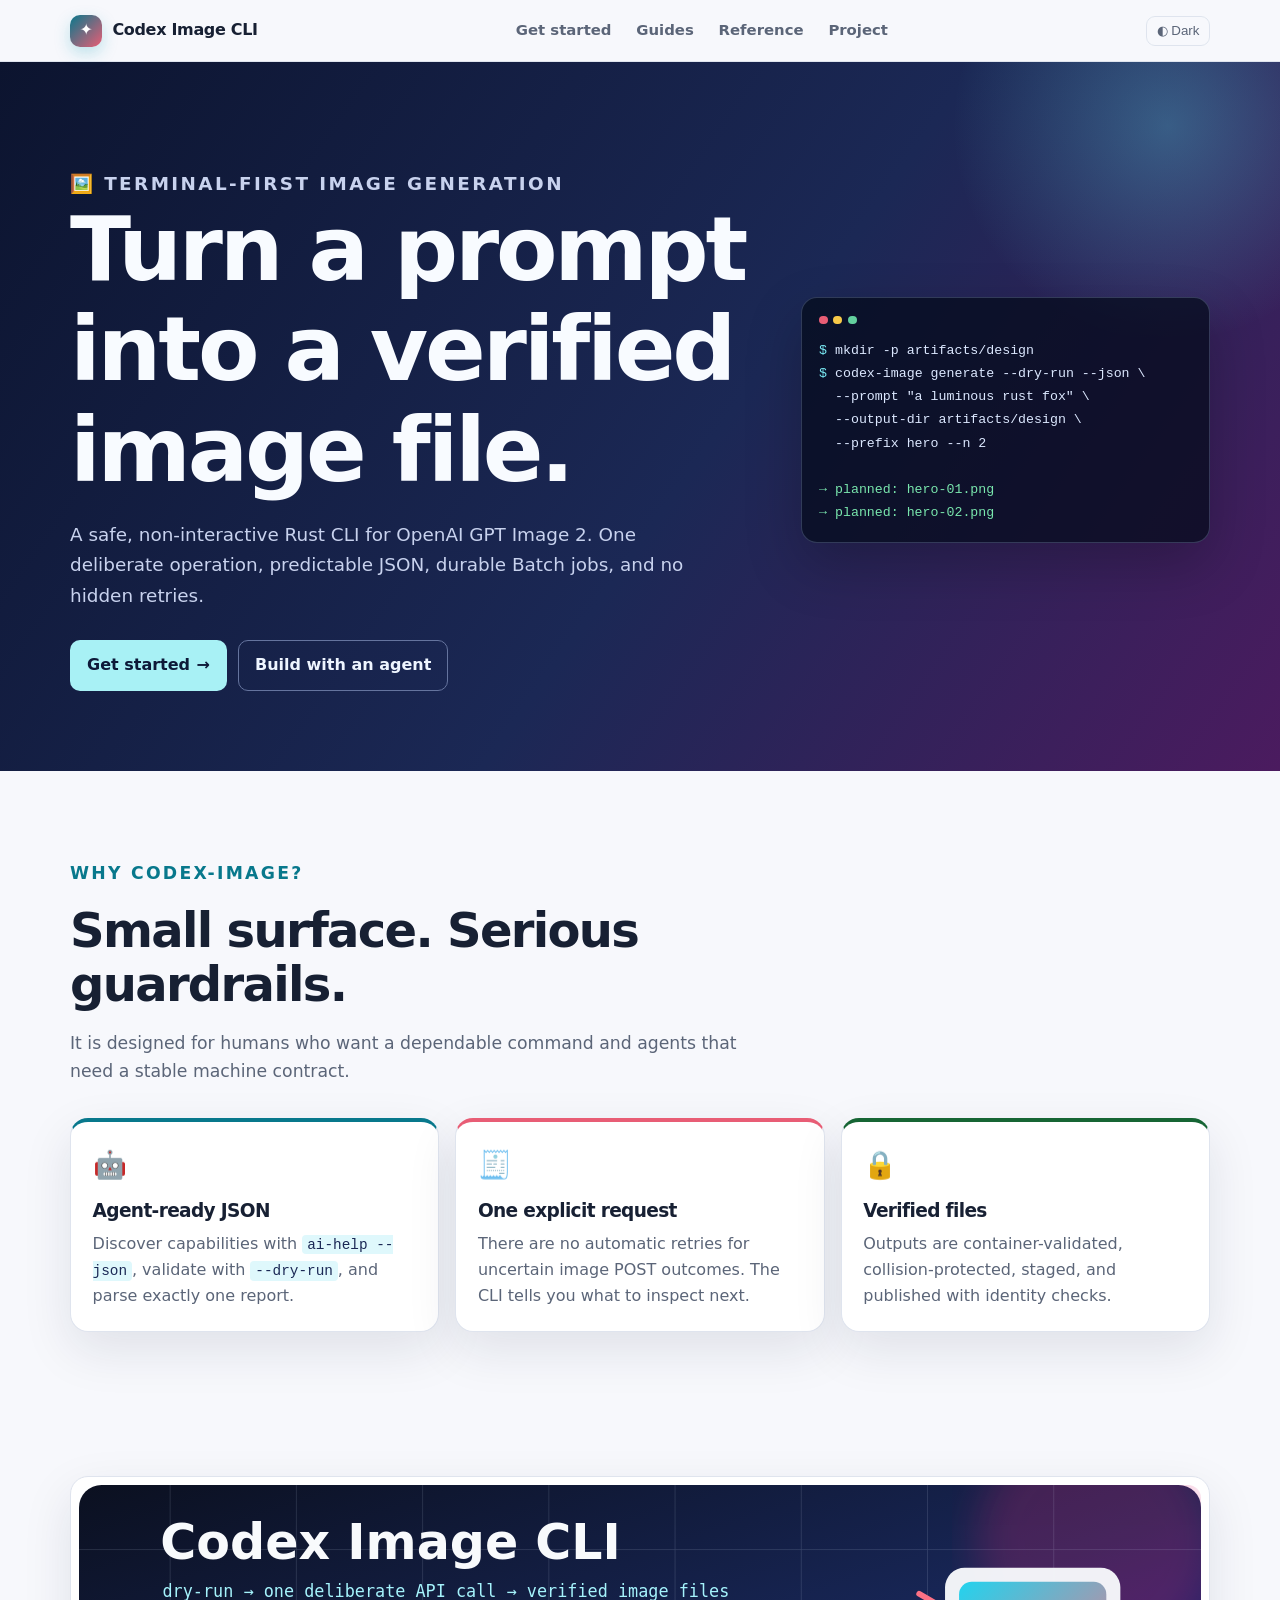
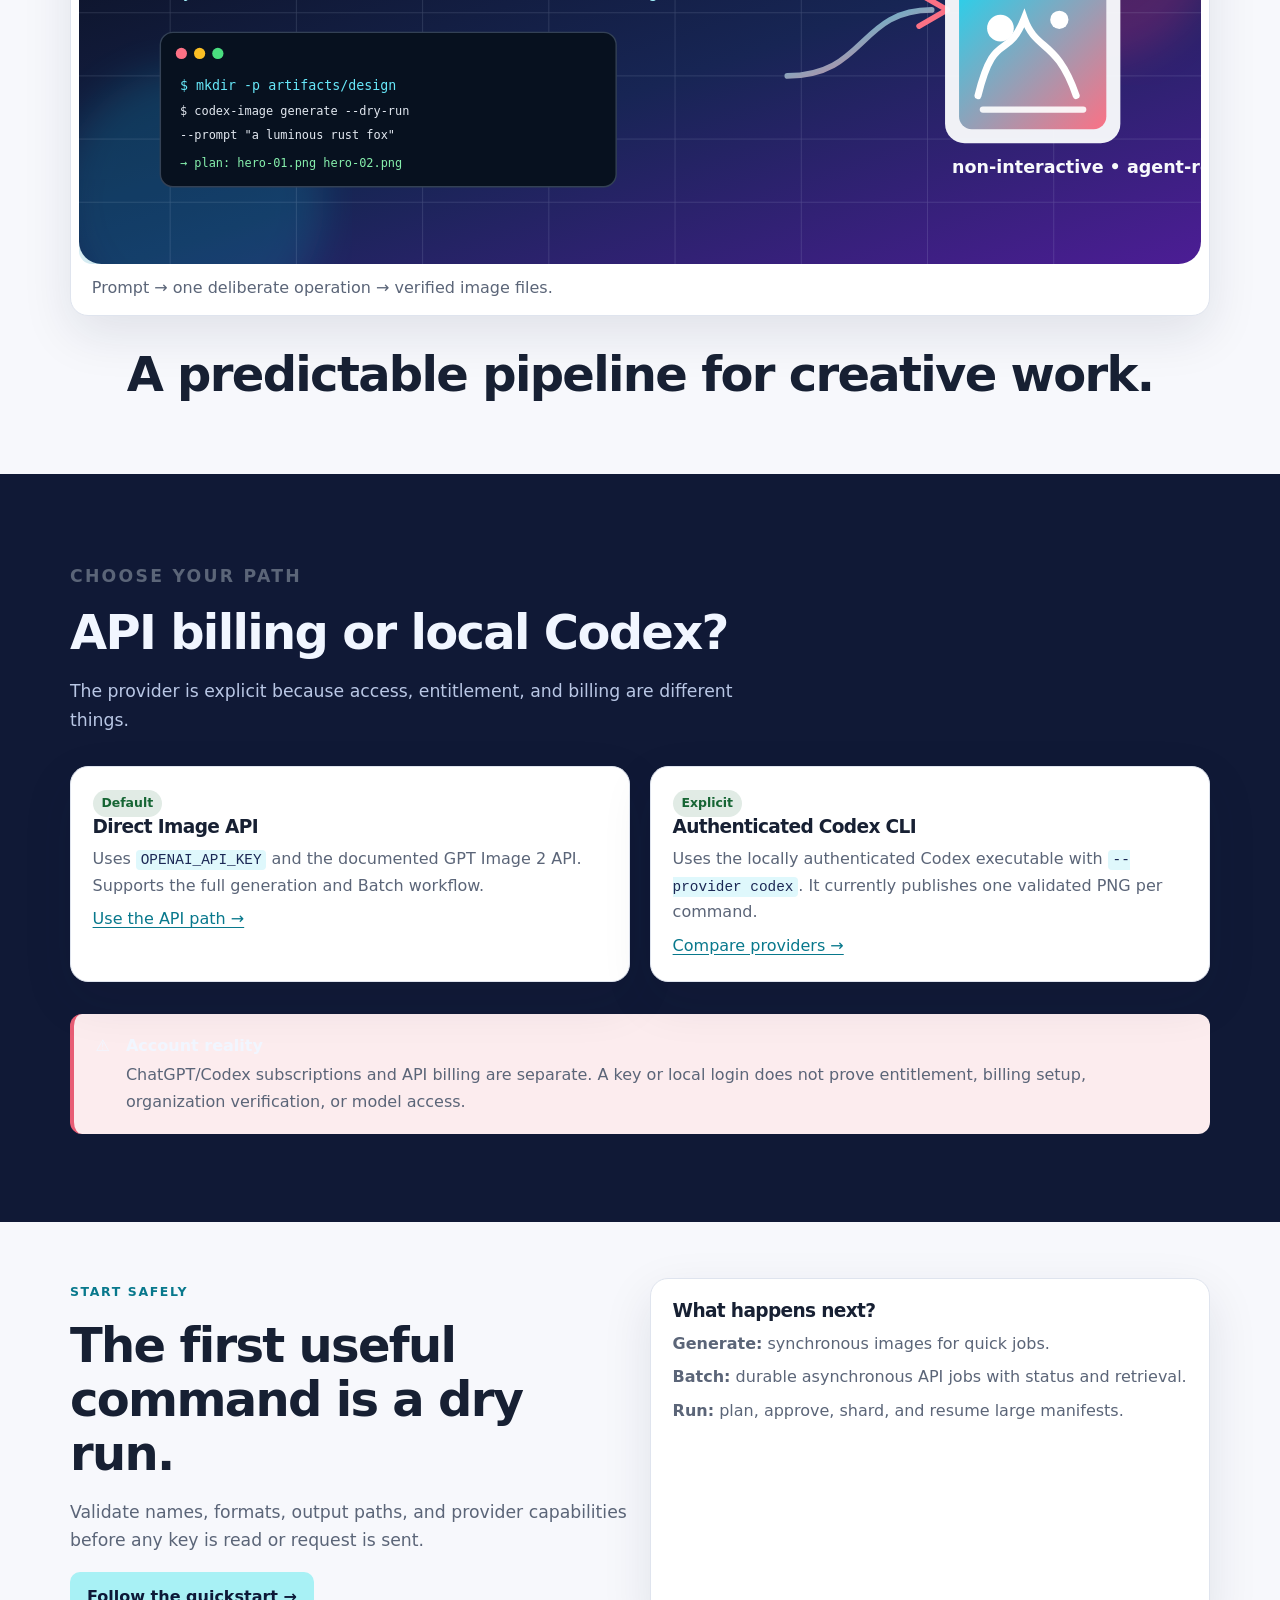
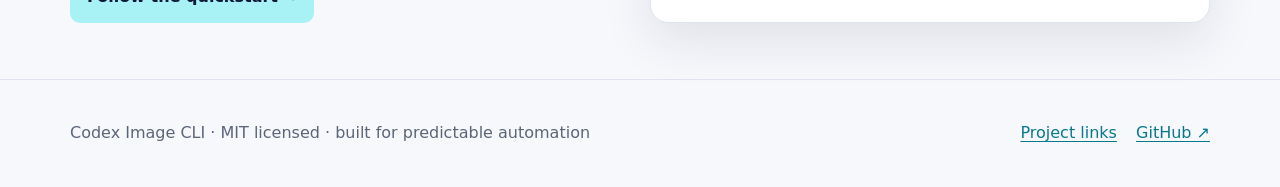
<file: website/index.html>
<!doctype html>
<html lang="en">
<head>
  <meta charset="utf-8">
  <meta name="viewport" content="width=device-width, initial-scale=1">
  <meta name="description" content="Codex Image CLI: safe, non-interactive GPT Image 2 generation for terminals and AI agents.">
  <title>Codex Image CLI | Safe image generation from the terminal</title>
  <link rel="canonical" href="https://dmoliveira.github.io/codex-image-cli/">
  <link rel="stylesheet" href="styles.css">
  <script>document.documentElement.classList.add("js");</script>
</head>
<body>
  <a class="skip-link" href="#main">Skip to content</a>
  <header class="site-header">
    <nav class="nav" aria-label="Main navigation">
      <a class="brand" href="index.html"><span class="brand-mark" aria-hidden="true">✦</span> Codex Image CLI</a>
      <div class="nav-links">
        <a href="get-started.html">Get started</a>
        <a href="guides.html">Guides</a>
        <a href="reference.html">Reference</a>
        <a href="project.html">Project</a>
      </div>
      <button class="theme-button" type="button" data-theme-toggle aria-pressed="false">◐ Dark</button>
    </nav>
  </header>

  <main id="main">
    <section class="hero">
      <div class="container hero-inner hero-grid">
        <div>
          <p class="eyebrow">🖼️ Terminal-first image generation</p>
          <h1>Turn a prompt into a verified image file.</h1>
          <p>A safe, non-interactive Rust CLI for OpenAI GPT Image 2. One deliberate operation, predictable JSON, durable Batch jobs, and no hidden retries.</p>
          <div class="hero-actions">
            <a class="button" href="get-started.html">Get started <span aria-hidden="true">→</span></a>
            <a class="button secondary" href="guides.html#agents">Build with an agent</a>
          </div>
        </div>
        <div class="terminal-card" aria-label="Example terminal command and result">
          <div class="terminal-dots" aria-hidden="true"><i></i><i></i><i></i></div>
          <div><span class="prompt">$</span> mkdir -p artifacts/design</div>
          <div><span class="prompt">$</span> codex-image generate --dry-run --json \</div>
          <div>&nbsp;&nbsp;--prompt "a luminous rust fox" \</div>
          <div>&nbsp;&nbsp;--output-dir artifacts/design \</div>
          <div>&nbsp;&nbsp;--prefix hero --n 2</div>
          <br>
          <div class="success">→ planned: hero-01.png</div>
          <div class="success">→ planned: hero-02.png</div>
        </div>
      </div>
    </section>

    <section class="section" aria-labelledby="why-title">
      <div class="container">
        <div class="section-head">
          <p class="eyebrow" style="color: var(--cyan);">Why codex-image?</p>
          <h2 id="why-title">Small surface. Serious guardrails.</h2>
          <p>It is designed for humans who want a dependable command and agents that need a stable machine contract.</p>
        </div>
        <div class="grid-3">
          <article class="card accent"><span class="icon" aria-hidden="true">🤖</span><h3>Agent-ready JSON</h3><p>Discover capabilities with <code>ai-help --json</code>, validate with <code>--dry-run</code>, and parse exactly one report.</p></article>
          <article class="card warning"><span class="icon" aria-hidden="true">🧾</span><h3>One explicit request</h3><p>There are no automatic retries for uncertain image POST outcomes. The CLI tells you what to inspect next.</p></article>
          <article class="card safe"><span class="icon" aria-hidden="true">🔒</span><h3>Verified files</h3><p>Outputs are container-validated, collision-protected, staged, and published with identity checks.</p></article>
        </div>
      </div>
    </section>

    <section class="section compact" aria-labelledby="pipeline-title">
      <div class="container">
        <figure class="card" style="padding: .5rem; margin: 0;">
          <img class="site-visual" src="assets/hero-banner.svg" alt="A terminal pipeline turning a prompt into verified image files" width="1600" height="540">
          <figcaption class="muted" style="padding: .7rem .8rem .35rem;">Prompt → one deliberate operation → verified image files.</figcaption>
        </figure>
        <h2 id="pipeline-title" class="center" style="margin-top: 2rem;">A predictable pipeline for creative work.</h2>
      </div>
    </section>

    <section class="section band" aria-labelledby="choose-title">
      <div class="container">
        <div class="section-head">
          <p class="eyebrow">Choose your path</p>
          <h2 id="choose-title">API billing or local Codex?</h2>
          <p class="muted">The provider is explicit because access, entitlement, and billing are different things.</p>
        </div>
        <div class="grid-2">
          <article class="card"><span class="pill">Default</span><h3>Direct Image API</h3><p>Uses <code>OPENAI_API_KEY</code> and the documented GPT Image 2 API. Supports the full generation and Batch workflow.</p><p><a href="get-started.html#api">Use the API path →</a></p></article>
          <article class="card"><span class="pill">Explicit</span><h3>Authenticated Codex CLI</h3><p>Uses the locally authenticated Codex executable with <code>--provider codex</code>. It currently publishes one validated PNG per command.</p><p><a href="reference.html#providers">Compare providers →</a></p></article>
        </div>
        <div class="callout danger mt-2"><span aria-hidden="true">⚠️</span><div><strong>Account reality</strong><p>ChatGPT/Codex subscriptions and API billing are separate. A key or local login does not prove entitlement, billing setup, organization verification, or model access.</p></div></div>
      </div>
    </section>

    <section class="section compact" aria-labelledby="next-title">
      <div class="container grid-2">
        <div><p class="eyebrow" style="color: var(--cyan);">Start safely</p><h2 id="next-title">The first useful command is a dry run.</h2><p class="lede">Validate names, formats, output paths, and provider capabilities before any key is read or request is sent.</p><a class="button" href="get-started.html">Follow the quickstart →</a></div>
        <div class="card"><h3>What happens next?</h3><p><strong>Generate:</strong> synchronous images for quick jobs.</p><p><strong>Batch:</strong> durable asynchronous API jobs with status and retrieval.</p><p><strong>Run:</strong> plan, approve, shard, and resume large manifests.</p></div>
      </div>
    </section>
  </main>

  <footer class="footer"><div class="container footer-inner"><p>Codex Image CLI · MIT licensed · built for predictable automation</p><div class="link-row"><a href="project.html">Project links</a><a href="https://github.com/dmoliveira/codex-image-cli">GitHub ↗</a></div></div></footer>
  <script src="script.js"></script>
</body>
</html>
</file>
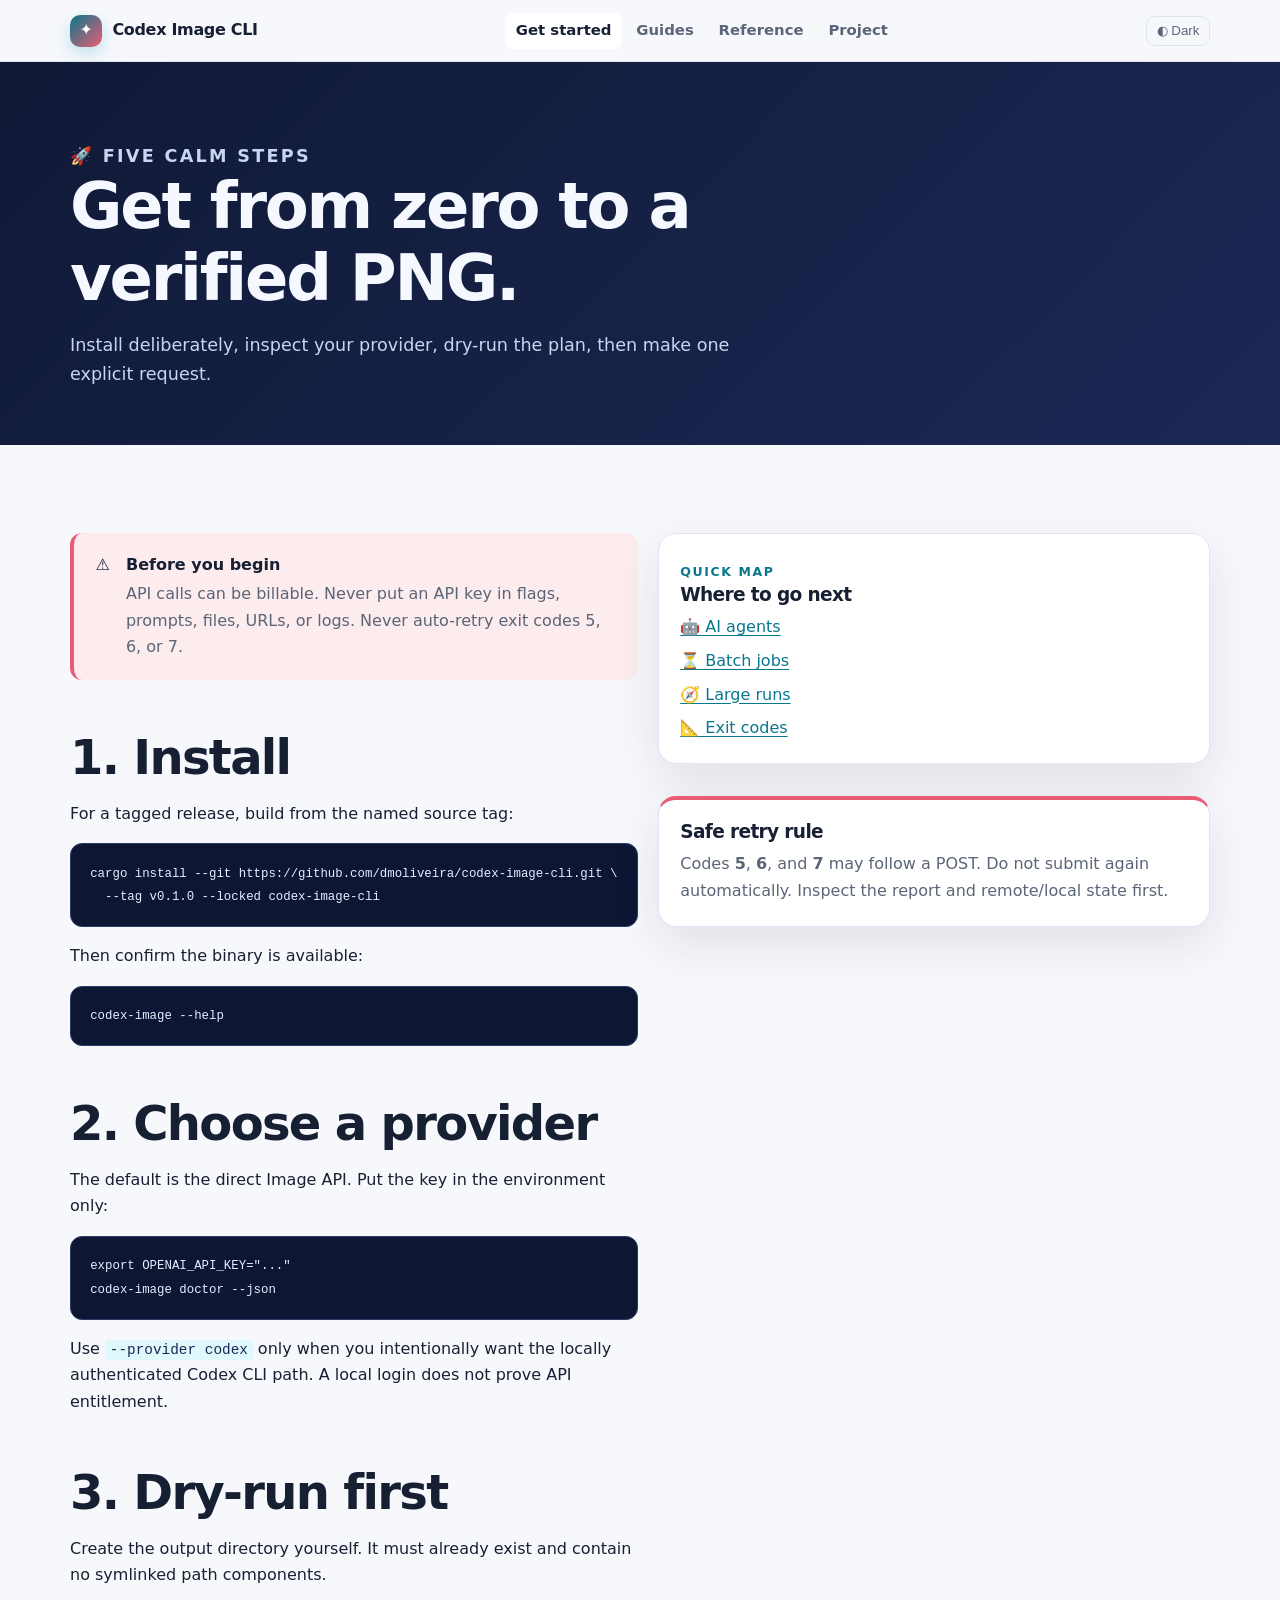
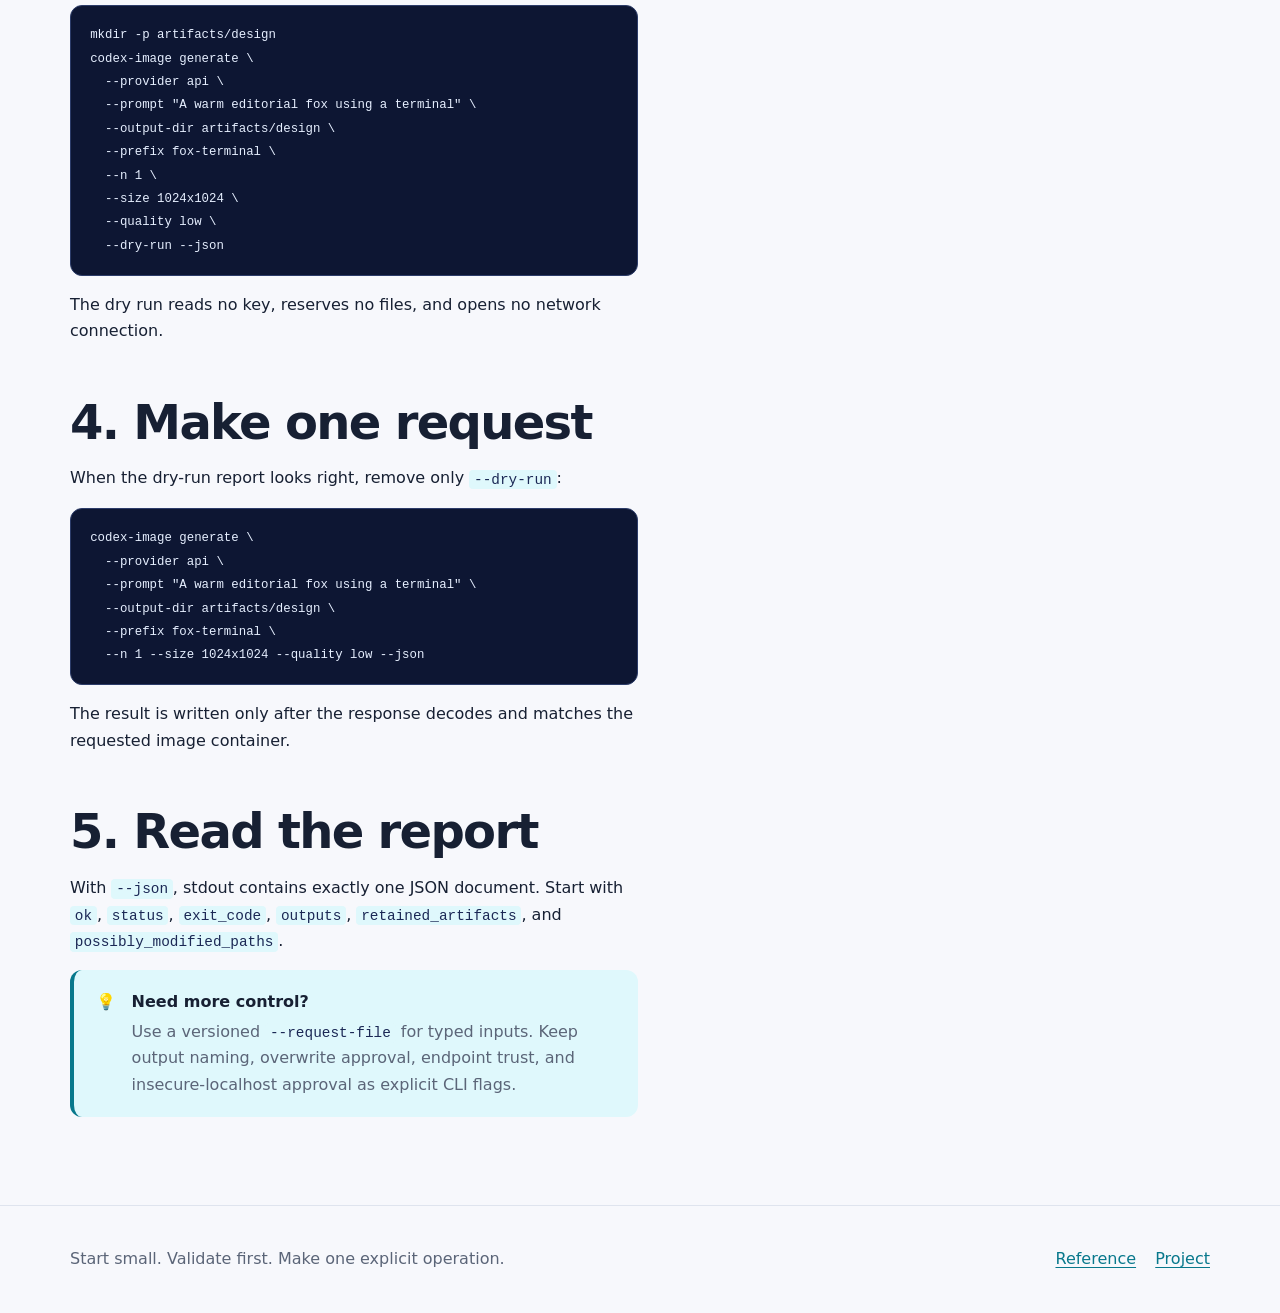
<file: website/get-started.html>
<!doctype html>
<html lang="en">
<head>
  <meta charset="utf-8">
  <meta name="viewport" content="width=device-width, initial-scale=1">
  <meta name="description" content="Install Codex Image CLI and make a safe, validated first image generation.">
  <title>Get started | Codex Image CLI</title>
  <link rel="canonical" href="https://dmoliveira.github.io/codex-image-cli/get-started.html">
  <link rel="stylesheet" href="styles.css">
  <script>document.documentElement.classList.add("js");</script>
</head>
<body>
  <a class="skip-link" href="#main">Skip to content</a>
  <header class="site-header"><nav class="nav" aria-label="Main navigation"><a class="brand" href="index.html"><span class="brand-mark" aria-hidden="true">✦</span> Codex Image CLI</a><div class="nav-links"><a href="get-started.html" aria-current="page">Get started</a><a href="guides.html">Guides</a><a href="reference.html">Reference</a><a href="project.html">Project</a></div><button class="theme-button" type="button" data-theme-toggle aria-pressed="false">◐ Dark</button></nav></header>
  <main id="main"><section class="page-hero"><div class="container"><p class="eyebrow">🚀 Five calm steps</p><h1>Get from zero to a verified PNG.</h1><p>Install deliberately, inspect your provider, dry-run the plan, then make one explicit request.</p></div></section>
  <section class="section"><div class="container grid-2">
    <div class="prose">
      <div class="callout danger"><span aria-hidden="true">⚠️</span><div><strong>Before you begin</strong><p>API calls can be billable. Never put an API key in flags, prompts, files, URLs, or logs. Never auto-retry exit codes 5, 6, or 7.</p></div></div>
      <h2 id="install">1. Install</h2>
      <p>For a tagged release, build from the named source tag:</p>
      <pre><code>cargo install --git https://github.com/dmoliveira/codex-image-cli.git \
  --tag v0.1.0 --locked codex-image-cli</code></pre>
      <p>Then confirm the binary is available:</p>
      <pre><code>codex-image --help</code></pre>

      <h2 id="api">2. Choose a provider</h2>
      <p>The default is the direct Image API. Put the key in the environment only:</p>
      <pre><code>export OPENAI_API_KEY="..."
codex-image doctor --json</code></pre>
      <p>Use <code>--provider codex</code> only when you intentionally want the locally authenticated Codex CLI path. A local login does not prove API entitlement.</p>

      <h2 id="dry-run">3. Dry-run first</h2>
      <p>Create the output directory yourself. It must already exist and contain no symlinked path components.</p>
      <pre><code>mkdir -p artifacts/design
codex-image generate \
  --provider api \
  --prompt "A warm editorial fox using a terminal" \
  --output-dir artifacts/design \
  --prefix fox-terminal \
  --n 1 \
  --size 1024x1024 \
  --quality low \
  --dry-run --json</code></pre>
      <p>The dry run reads no key, reserves no files, and opens no network connection.</p>

      <h2 id="generate">4. Make one request</h2>
      <p>When the dry-run report looks right, remove only <code>--dry-run</code>:</p>
      <pre><code>codex-image generate \
  --provider api \
  --prompt "A warm editorial fox using a terminal" \
  --output-dir artifacts/design \
  --prefix fox-terminal \
  --n 1 --size 1024x1024 --quality low --json</code></pre>
      <p>The result is written only after the response decodes and matches the requested image container.</p>

      <h2 id="next">5. Read the report</h2>
      <p>With <code>--json</code>, stdout contains exactly one JSON document. Start with <code>ok</code>, <code>status</code>, <code>exit_code</code>, <code>outputs</code>, <code>retained_artifacts</code>, and <code>possibly_modified_paths</code>.</p>
      <div class="callout"><span aria-hidden="true">💡</span><div><strong>Need more control?</strong><p>Use a versioned <code>--request-file</code> for typed inputs. Keep output naming, overwrite approval, endpoint trust, and insecure-localhost approval as explicit CLI flags.</p></div></div>
    </div>
    <aside>
      <div class="card"><p class="eyebrow" style="color: var(--cyan);">Quick map</p><h3>Where to go next</h3><p><a href="guides.html#agents">🤖 AI agents</a></p><p><a href="guides.html#batch">⏳ Batch jobs</a></p><p><a href="guides.html#runs">🧭 Large runs</a></p><p><a href="reference.html#exit-codes">📐 Exit codes</a></p></div>
      <div class="card warning mt-2"><h3>Safe retry rule</h3><p>Codes <strong>5</strong>, <strong>6</strong>, and <strong>7</strong> may follow a POST. Do not submit again automatically. Inspect the report and remote/local state first.</p></div>
    </aside>
  </div></section></main>
  <footer class="footer"><div class="container footer-inner"><p>Start small. Validate first. Make one explicit operation.</p><div class="link-row"><a href="reference.html">Reference</a><a href="project.html">Project</a></div></div></footer><script src="script.js"></script>
</body>
</html>
</file>
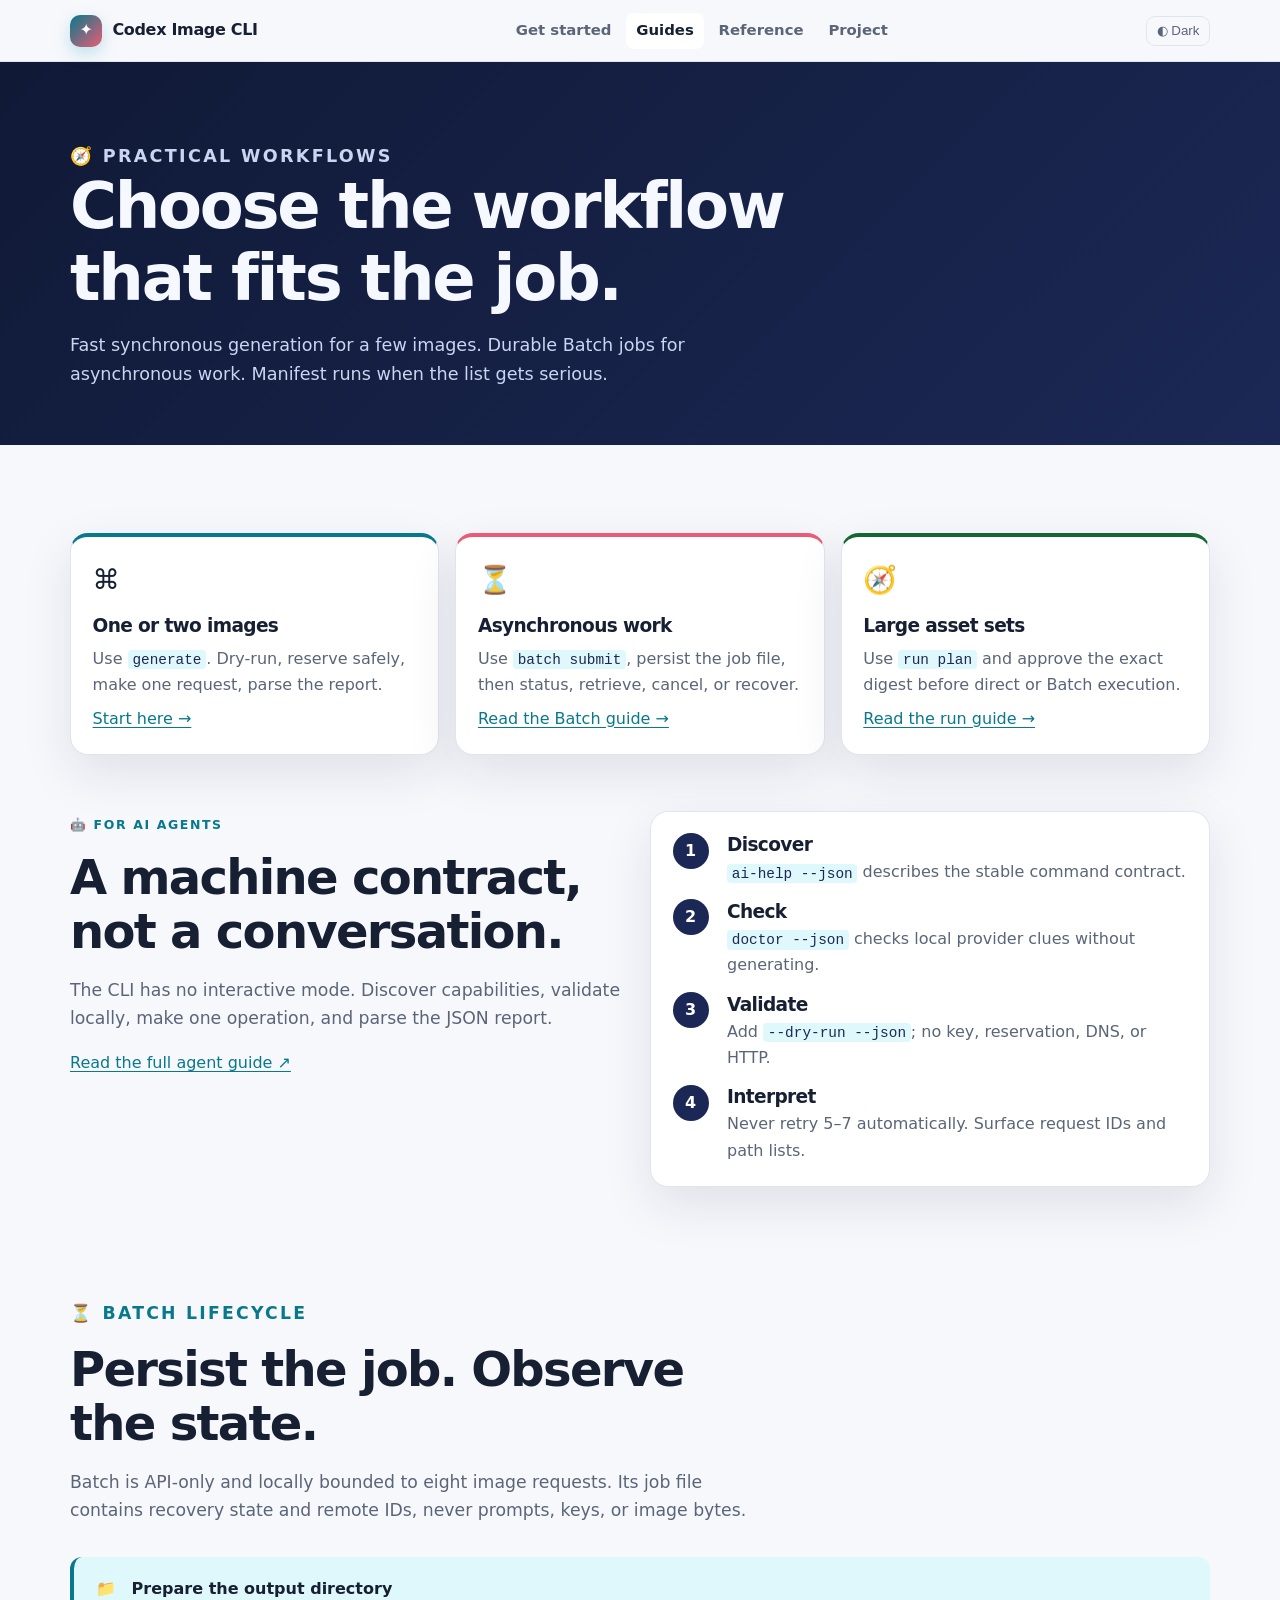
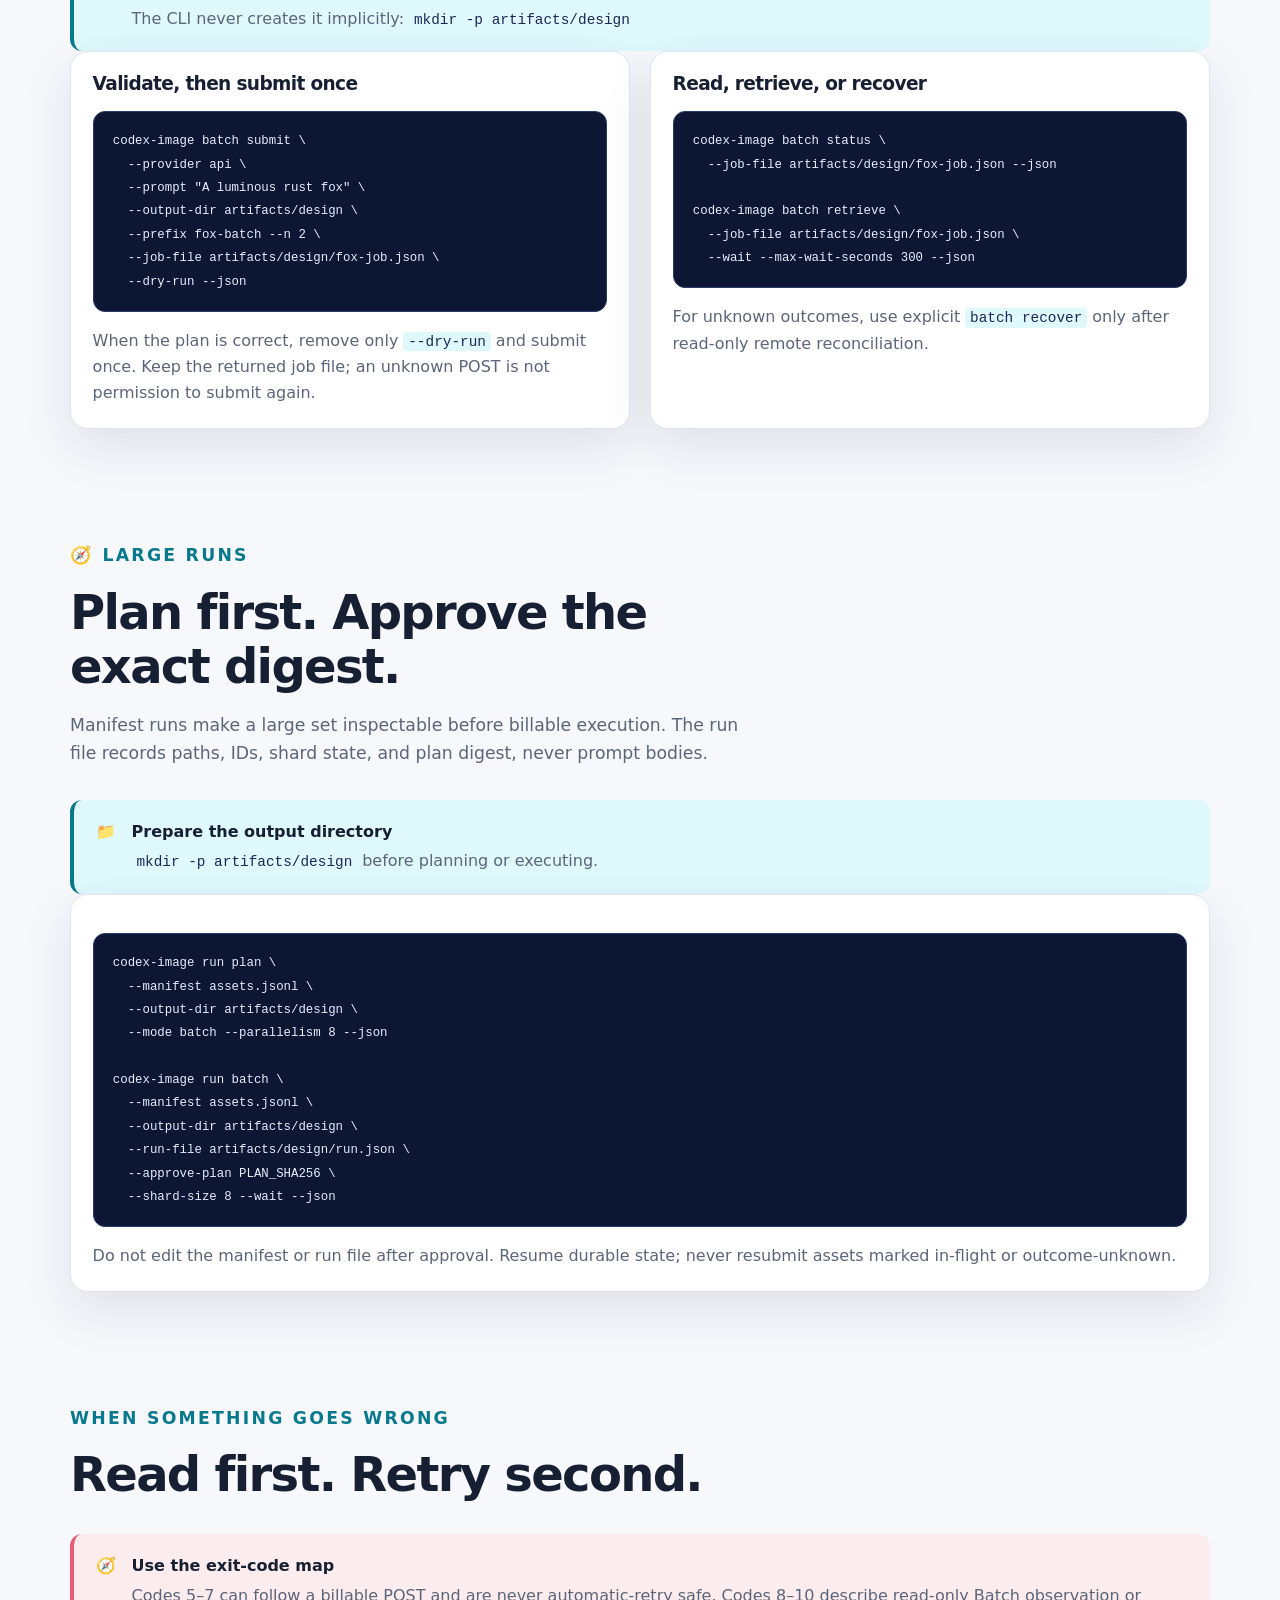
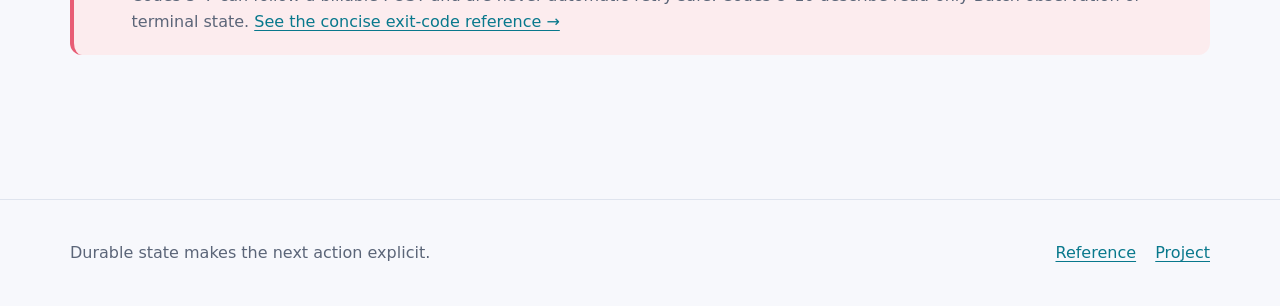
<file: website/guides.html>
<!doctype html>
<html lang="en">
<head>
  <meta charset="utf-8"><meta name="viewport" content="width=device-width, initial-scale=1">
  <meta name="description" content="Guides for Codex Image CLI terminal use, AI agents, Batch jobs, recovery, and large manifest runs.">
  <title>Guides | Codex Image CLI</title><link rel="canonical" href="https://dmoliveira.github.io/codex-image-cli/guides.html"><link rel="stylesheet" href="styles.css"><script>document.documentElement.classList.add("js");</script>
</head>
<body>
  <a class="skip-link" href="#main">Skip to content</a>
  <header class="site-header"><nav class="nav" aria-label="Main navigation"><a class="brand" href="index.html"><span class="brand-mark" aria-hidden="true">✦</span> Codex Image CLI</a><div class="nav-links"><a href="get-started.html">Get started</a><a href="guides.html" aria-current="page">Guides</a><a href="reference.html">Reference</a><a href="project.html">Project</a></div><button class="theme-button" type="button" data-theme-toggle aria-pressed="false">◐ Dark</button></nav></header>
  <main id="main"><section class="page-hero"><div class="container"><p class="eyebrow">🧭 Practical workflows</p><h1>Choose the workflow that fits the job.</h1><p>Fast synchronous generation for a few images. Durable Batch jobs for asynchronous work. Manifest runs when the list gets serious.</p></div></section>
  <section class="section"><div class="container">
    <div class="grid-3">
      <article class="card accent"><span class="icon" aria-hidden="true">⌘</span><h3>One or two images</h3><p>Use <code>generate</code>. Dry-run, reserve safely, make one request, parse the report.</p><p><a href="get-started.html">Start here →</a></p></article>
      <article class="card warning"><span class="icon" aria-hidden="true">⏳</span><h3>Asynchronous work</h3><p>Use <code>batch submit</code>, persist the job file, then status, retrieve, cancel, or recover.</p><p><a href="#batch">Read the Batch guide →</a></p></article>
      <article class="card safe"><span class="icon" aria-hidden="true">🧭</span><h3>Large asset sets</h3><p>Use <code>run plan</code> and approve the exact digest before direct or Batch execution.</p><p><a href="#runs">Read the run guide →</a></p></article>
    </div>

    <section id="agents" class="section compact grid-2">
      <div><p class="eyebrow" style="color: var(--cyan);">🤖 For AI agents</p><h2>A machine contract, not a conversation.</h2><p class="lede">The CLI has no interactive mode. Discover capabilities, validate locally, make one operation, and parse the JSON report.</p><a href="https://github.com/dmoliveira/codex-image-cli/blob/main/docs/AI-AGENT-GUIDE.md">Read the full agent guide ↗</a></div>
      <div class="card"><div class="steps"><div class="step"><div><h3>Discover</h3><p><code>ai-help --json</code> describes the stable command contract.</p></div></div><div class="step"><div><h3>Check</h3><p><code>doctor --json</code> checks local provider clues without generating.</p></div></div><div class="step"><div><h3>Validate</h3><p>Add <code>--dry-run --json</code>; no key, reservation, DNS, or HTTP.</p></div></div><div class="step"><div><h3>Interpret</h3><p>Never retry 5–7 automatically. Surface request IDs and path lists.</p></div></div></div></div>
    </section>

    <section id="batch" class="section compact">
      <div class="section-head"><p class="eyebrow" style="color: var(--cyan);">⏳ Batch lifecycle</p><h2>Persist the job. Observe the state.</h2><p>Batch is API-only and locally bounded to eight image requests. Its job file contains recovery state and remote IDs, never prompts, keys, or image bytes.</p></div>
      <div class="callout"><span aria-hidden="true">📁</span><div><strong>Prepare the output directory</strong><p>The CLI never creates it implicitly: <code>mkdir -p artifacts/design</code></p></div></div>
      <div class="grid-2"><div class="card"><h3>Validate, then submit once</h3><pre><code>codex-image batch submit \
  --provider api \
  --prompt "A luminous rust fox" \
  --output-dir artifacts/design \
  --prefix fox-batch --n 2 \
  --job-file artifacts/design/fox-job.json \
  --dry-run --json</code></pre><p>When the plan is correct, remove only <code>--dry-run</code> and submit once. Keep the returned job file; an unknown POST is not permission to submit again.</p></div><div class="card"><h3>Read, retrieve, or recover</h3><pre><code>codex-image batch status \
  --job-file artifacts/design/fox-job.json --json

codex-image batch retrieve \
  --job-file artifacts/design/fox-job.json \
  --wait --max-wait-seconds 300 --json</code></pre><p>For unknown outcomes, use explicit <code>batch recover</code> only after read-only remote reconciliation.</p></div></div>
    </section>

    <section id="runs" class="section compact">
      <div class="section-head"><p class="eyebrow" style="color: var(--cyan);">🧭 Large runs</p><h2>Plan first. Approve the exact digest.</h2><p>Manifest runs make a large set inspectable before billable execution. The run file records paths, IDs, shard state, and plan digest, never prompt bodies.</p></div>
      <div class="callout"><span aria-hidden="true">📁</span><div><strong>Prepare the output directory</strong><p><code>mkdir -p artifacts/design</code> before planning or executing.</p></div></div>
      <div class="card"><pre><code>codex-image run plan \
  --manifest assets.jsonl \
  --output-dir artifacts/design \
  --mode batch --parallelism 8 --json

codex-image run batch \
  --manifest assets.jsonl \
  --output-dir artifacts/design \
  --run-file artifacts/design/run.json \
  --approve-plan PLAN_SHA256 \
  --shard-size 8 --wait --json</code></pre><p>Do not edit the manifest or run file after approval. Resume durable state; never resubmit assets marked in-flight or outcome-unknown.</p></div>
    </section>

    <section class="section compact" aria-labelledby="decision-title"><div class="section-head"><p class="eyebrow" style="color: var(--cyan);">When something goes wrong</p><h2 id="decision-title">Read first. Retry second.</h2></div><div class="callout danger"><span aria-hidden="true">🧭</span><div><strong>Use the exit-code map</strong><p>Codes 5–7 can follow a billable POST and are never automatic-retry safe. Codes 8–10 describe read-only Batch observation or terminal state. <a href="reference.html#exit-codes">See the concise exit-code reference →</a></p></div></div></section>
  </div></section></main>
  <footer class="footer"><div class="container footer-inner"><p>Durable state makes the next action explicit.</p><div class="link-row"><a href="reference.html">Reference</a><a href="project.html">Project</a></div></div></footer><script src="script.js"></script>
</body>
</html>
</file>
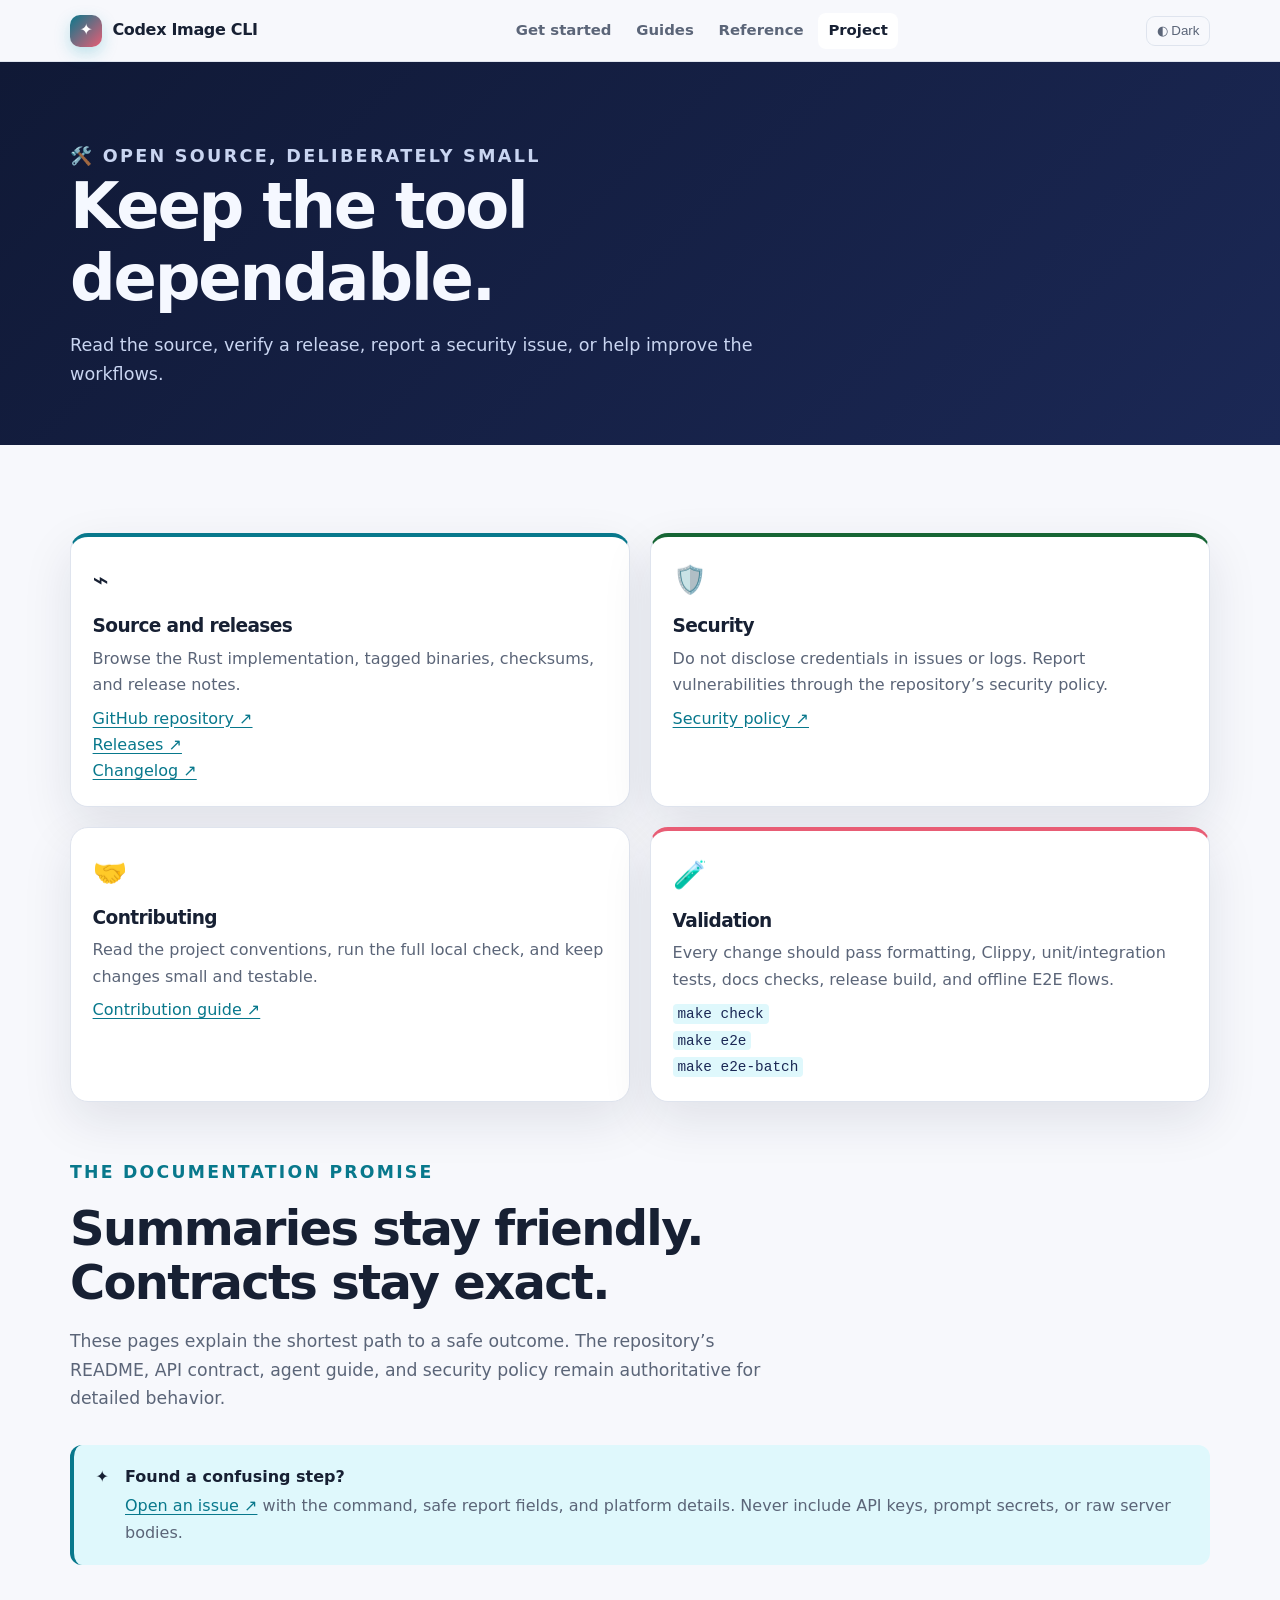
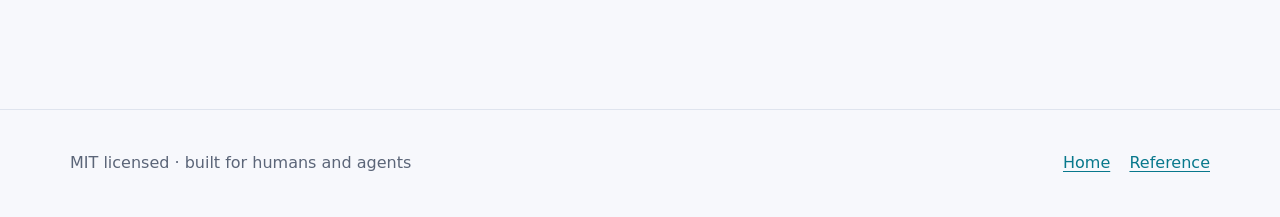
<file: website/project.html>
<!doctype html>
<html lang="en">
<head>
  <meta charset="utf-8"><meta name="viewport" content="width=device-width, initial-scale=1">
  <meta name="description" content="Project links for Codex Image CLI releases, source, contributing, security, and changelog.">
  <title>Project | Codex Image CLI</title><link rel="canonical" href="https://dmoliveira.github.io/codex-image-cli/project.html"><link rel="stylesheet" href="styles.css"><script>document.documentElement.classList.add("js");</script>
</head>
<body>
  <a class="skip-link" href="#main">Skip to content</a>
  <header class="site-header"><nav class="nav" aria-label="Main navigation"><a class="brand" href="index.html"><span class="brand-mark" aria-hidden="true">✦</span> Codex Image CLI</a><div class="nav-links"><a href="get-started.html">Get started</a><a href="guides.html">Guides</a><a href="reference.html">Reference</a><a href="project.html" aria-current="page">Project</a></div><button class="theme-button" type="button" data-theme-toggle aria-pressed="false">◐ Dark</button></nav></header>
  <main id="main"><section class="page-hero"><div class="container"><p class="eyebrow">🛠️ Open source, deliberately small</p><h1>Keep the tool dependable.</h1><p>Read the source, verify a release, report a security issue, or help improve the workflows.</p></div></section>
  <section class="section"><div class="container">
    <div class="grid-2"><article class="card accent"><span class="icon" aria-hidden="true">⌁</span><h3>Source and releases</h3><p>Browse the Rust implementation, tagged binaries, checksums, and release notes.</p><p><a href="https://github.com/dmoliveira/codex-image-cli">GitHub repository ↗</a><br><a href="https://github.com/dmoliveira/codex-image-cli/releases">Releases ↗</a><br><a href="https://github.com/dmoliveira/codex-image-cli/blob/main/CHANGELOG.md">Changelog ↗</a></p></article><article class="card safe"><span class="icon" aria-hidden="true">🛡️</span><h3>Security</h3><p>Do not disclose credentials in issues or logs. Report vulnerabilities through the repository’s security policy.</p><p><a href="https://github.com/dmoliveira/codex-image-cli/blob/main/SECURITY.md">Security policy ↗</a></p></article><article class="card"><span class="icon" aria-hidden="true">🤝</span><h3>Contributing</h3><p>Read the project conventions, run the full local check, and keep changes small and testable.</p><p><a href="https://github.com/dmoliveira/codex-image-cli/blob/main/CONTRIBUTING.md">Contribution guide ↗</a></p></article><article class="card warning"><span class="icon" aria-hidden="true">🧪</span><h3>Validation</h3><p>Every change should pass formatting, Clippy, unit/integration tests, docs checks, release build, and offline E2E flows.</p><p><code>make check</code><br><code>make e2e</code><br><code>make e2e-batch</code></p></article></div>
    <section class="section compact"><div class="section-head"><p class="eyebrow" style="color: var(--cyan);">The documentation promise</p><h2>Summaries stay friendly. Contracts stay exact.</h2><p>These pages explain the shortest path to a safe outcome. The repository’s README, API contract, agent guide, and security policy remain authoritative for detailed behavior.</p></div><div class="callout"><span aria-hidden="true">✦</span><div><strong>Found a confusing step?</strong><p><a href="https://github.com/dmoliveira/codex-image-cli/issues">Open an issue ↗</a> with the command, safe report fields, and platform details. Never include API keys, prompt secrets, or raw server bodies.</p></div></div></section>
  </div></section></main>
  <footer class="footer"><div class="container footer-inner"><p>MIT licensed · built for humans and agents</p><div class="link-row"><a href="index.html">Home</a><a href="reference.html">Reference</a></div></div></footer><script src="script.js"></script>
</body>
</html>
</file>
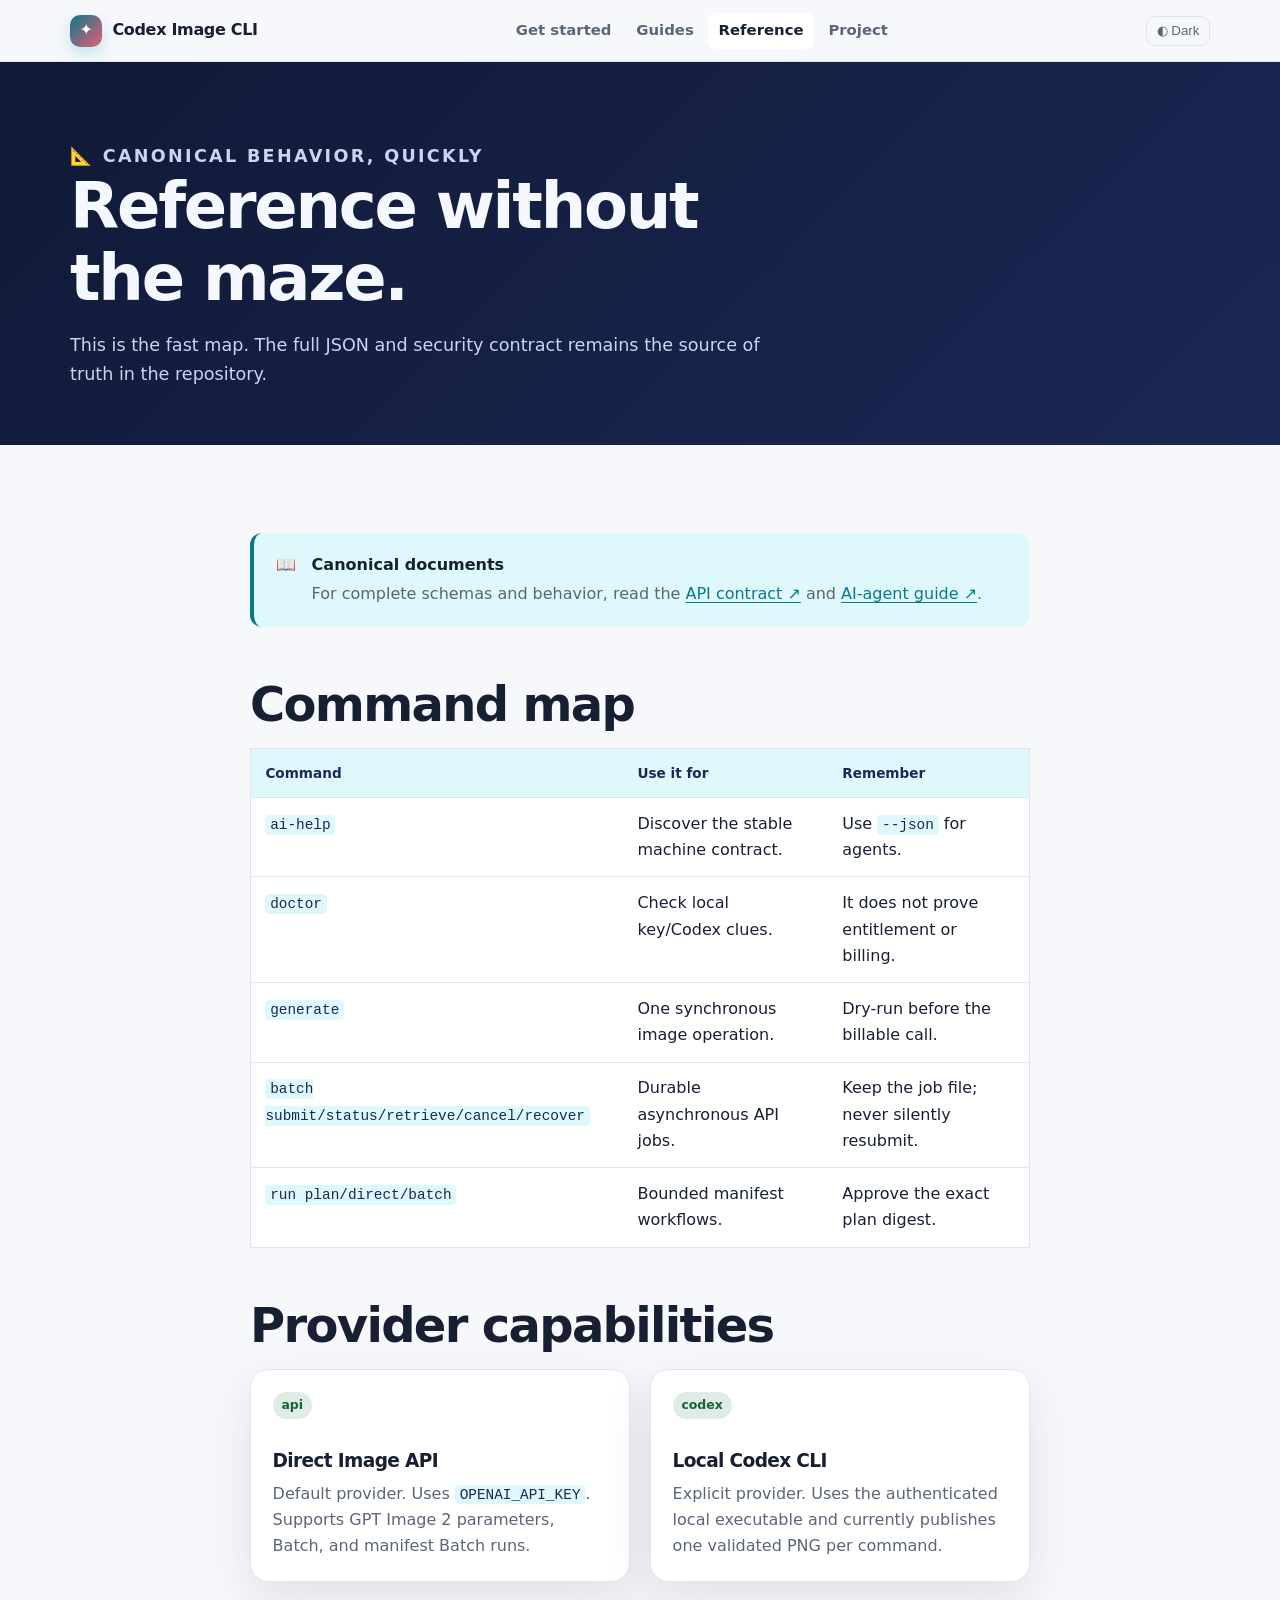
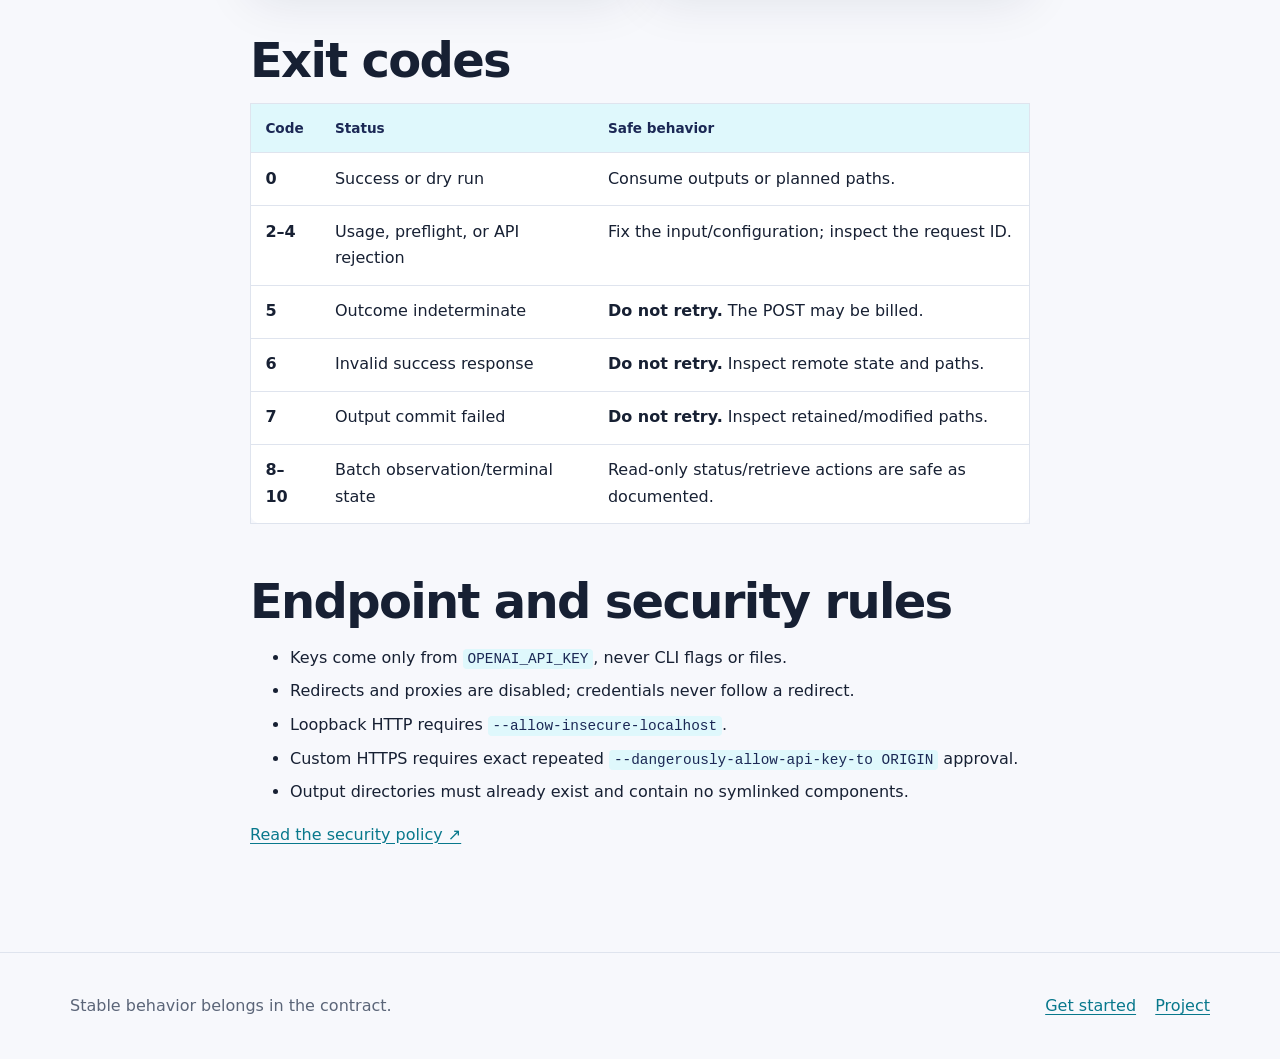
<file: website/reference.html>
<!doctype html>
<html lang="en">
<head>
  <meta charset="utf-8"><meta name="viewport" content="width=device-width, initial-scale=1">
  <meta name="description" content="Concise command, provider, JSON, exit-code, endpoint, and security reference for Codex Image CLI.">
  <title>Reference | Codex Image CLI</title><link rel="canonical" href="https://dmoliveira.github.io/codex-image-cli/reference.html"><link rel="stylesheet" href="styles.css"><script>document.documentElement.classList.add("js");</script>
</head>
<body>
  <a class="skip-link" href="#main">Skip to content</a>
  <header class="site-header"><nav class="nav" aria-label="Main navigation"><a class="brand" href="index.html"><span class="brand-mark" aria-hidden="true">✦</span> Codex Image CLI</a><div class="nav-links"><a href="get-started.html">Get started</a><a href="guides.html">Guides</a><a href="reference.html" aria-current="page">Reference</a><a href="project.html">Project</a></div><button class="theme-button" type="button" data-theme-toggle aria-pressed="false">◐ Dark</button></nav></header>
  <main id="main"><section class="page-hero"><div class="container"><p class="eyebrow">📐 Canonical behavior, quickly</p><h1>Reference without the maze.</h1><p>This is the fast map. The full JSON and security contract remains the source of truth in the repository.</p></div></section>
  <section class="section"><div class="container prose">
    <div class="callout"><span aria-hidden="true">📖</span><div><strong>Canonical documents</strong><p>For complete schemas and behavior, read the <a href="https://github.com/dmoliveira/codex-image-cli/blob/main/docs/API-CONTRACT.md">API contract ↗</a> and <a href="https://github.com/dmoliveira/codex-image-cli/blob/main/docs/AI-AGENT-GUIDE.md">AI-agent guide ↗</a>.</p></div></div>
    <h2 id="commands">Command map</h2>
    <div class="table-wrap"><table><thead><tr><th>Command</th><th>Use it for</th><th>Remember</th></tr></thead><tbody><tr><td><code>ai-help</code></td><td>Discover the stable machine contract.</td><td>Use <code>--json</code> for agents.</td></tr><tr><td><code>doctor</code></td><td>Check local key/Codex clues.</td><td>It does not prove entitlement or billing.</td></tr><tr><td><code>generate</code></td><td>One synchronous image operation.</td><td>Dry-run before the billable call.</td></tr><tr><td><code>batch submit/status/retrieve/cancel/recover</code></td><td>Durable asynchronous API jobs.</td><td>Keep the job file; never silently resubmit.</td></tr><tr><td><code>run plan/direct/batch</code></td><td>Bounded manifest workflows.</td><td>Approve the exact plan digest.</td></tr></tbody></table></div>
    <h2 id="providers">Provider capabilities</h2>
    <div class="grid-2"><article class="card"><span class="pill">api</span><h3>Direct Image API</h3><p>Default provider. Uses <code>OPENAI_API_KEY</code>. Supports GPT Image 2 parameters, Batch, and manifest Batch runs.</p></article><article class="card"><span class="pill">codex</span><h3>Local Codex CLI</h3><p>Explicit provider. Uses the authenticated local executable and currently publishes one validated PNG per command.</p></article></div>
    <h2 id="exit-codes">Exit codes</h2>
    <div class="table-wrap"><table><thead><tr><th>Code</th><th>Status</th><th>Safe behavior</th></tr></thead><tbody><tr><td><strong>0</strong></td><td>Success or dry run</td><td>Consume outputs or planned paths.</td></tr><tr><td><strong>2–4</strong></td><td>Usage, preflight, or API rejection</td><td>Fix the input/configuration; inspect the request ID.</td></tr><tr><td><strong>5</strong></td><td>Outcome indeterminate</td><td><strong>Do not retry.</strong> The POST may be billed.</td></tr><tr><td><strong>6</strong></td><td>Invalid success response</td><td><strong>Do not retry.</strong> Inspect remote state and paths.</td></tr><tr><td><strong>7</strong></td><td>Output commit failed</td><td><strong>Do not retry.</strong> Inspect retained/modified paths.</td></tr><tr><td><strong>8–10</strong></td><td>Batch observation/terminal state</td><td>Read-only status/retrieve actions are safe as documented.</td></tr></tbody></table></div>
    <h2 id="security">Endpoint and security rules</h2>
    <ul><li>Keys come only from <code>OPENAI_API_KEY</code>, never CLI flags or files.</li><li>Redirects and proxies are disabled; credentials never follow a redirect.</li><li>Loopback HTTP requires <code>--allow-insecure-localhost</code>.</li><li>Custom HTTPS requires exact repeated <code>--dangerously-allow-api-key-to ORIGIN</code> approval.</li><li>Output directories must already exist and contain no symlinked components.</li></ul>
    <p><a href="https://github.com/dmoliveira/codex-image-cli/blob/main/SECURITY.md">Read the security policy ↗</a></p>
  </div></section></main>
  <footer class="footer"><div class="container footer-inner"><p>Stable behavior belongs in the contract.</p><div class="link-row"><a href="get-started.html">Get started</a><a href="project.html">Project</a></div></div></footer><script src="script.js"></script>
</body>
</html>
</file>
<file: website/styles.css>
:root {
  color-scheme: light;
  --ink: #172033;
  --muted: #5b6578;
  --paper: #f7f8fc;
  --surface: #ffffff;
  --line: #dfe4ee;
  --navy: #101936;
  --navy-soft: #1b2855;
  --deep: #101936;
  --deep-soft: #1b2855;
  --cyan: #08788c;
  --cyan-soft: #dff8fc;
  --coral: #e85d75;
  --link-hover: #a3304a;
  --yellow: #f7c948;
  --focus: #8a5a00;
  --green: #166534;
  --shadow: 0 18px 50px rgba(16, 25, 54, 0.1);
  --radius: 18px;
  font-family: Inter, ui-sans-serif, system-ui, -apple-system, BlinkMacSystemFont, "Segoe UI", sans-serif;
}

body[data-theme="dark"] {
  color-scheme: dark;
  --ink: #edf2ff;
  --muted: #aeb9d1;
  --paper: #0d142b;
  --surface: #151e3b;
  --line: #2d3a61;
  --navy: #eaf0ff;
  --navy-soft: #c9d7ff;
  --deep: #0b122b;
  --deep-soft: #182650;
  --cyan: #5be0ef;
  --cyan-soft: #173d49;
  --coral: #ff8da0;
  --link-hover: #ff8da0;
  --yellow: #f9d978;
  --focus: #f9d978;
  --green: #63d09e;
  --shadow: 0 18px 50px rgba(0, 0, 0, 0.28);
}

* { box-sizing: border-box; }
html { scroll-behavior: smooth; }
body { margin: 0; color: var(--ink); background: var(--paper); line-height: 1.65; }
a { color: var(--cyan); text-underline-offset: 3px; }
a:hover { color: var(--link-hover); }
button, a { -webkit-tap-highlight-color: transparent; }
:focus-visible { outline: 3px solid var(--focus); outline-offset: 3px; }

.skip-link { position: absolute; left: 1rem; top: -4rem; z-index: 10; padding: .55rem .8rem; color: #fff; background: var(--deep); border-radius: 8px; }
.skip-link:focus { top: 1rem; }
.site-header { position: sticky; top: 0; z-index: 5; border-bottom: 1px solid var(--line); background: color-mix(in srgb, var(--paper) 92%, transparent); backdrop-filter: blur(16px); }
.nav { display: flex; align-items: center; justify-content: space-between; gap: 1.25rem; max-width: 1180px; margin: auto; padding: .8rem 1.25rem; }
.brand { display: inline-flex; align-items: center; gap: .65rem; color: var(--ink); font-weight: 800; letter-spacing: -.02em; text-decoration: none; white-space: nowrap; }
.brand-mark { display: grid; place-items: center; width: 2rem; height: 2rem; color: #fff; background: linear-gradient(135deg, var(--cyan), var(--coral)); border-radius: 10px; box-shadow: 0 6px 16px rgba(12, 155, 181, .25); }
.nav-links { display: flex; align-items: center; gap: .25rem; flex-wrap: wrap; }
.nav-links a { padding: .35rem .65rem; color: var(--muted); border-radius: 8px; text-decoration: none; font-size: .93rem; font-weight: 650; }
.nav-links a:hover, .nav-links a[aria-current="page"] { color: var(--ink); background: var(--surface); }
.theme-button { display: none; padding: .4rem .6rem; color: var(--muted); background: transparent; border: 1px solid var(--line); border-radius: 9px; cursor: pointer; }
.js .theme-button { display: inline-block; }
.theme-button:hover { color: var(--ink); border-color: var(--cyan); }

.container { max-width: 1180px; margin: auto; padding: 0 1.25rem; }
.hero { position: relative; overflow: hidden; color: #f8fbff; background: linear-gradient(125deg, #0c142f 0%, #1b2855 55%, #4b1b5f 100%); }
.hero::after { position: absolute; width: 28rem; height: 28rem; right: -7rem; top: -10rem; content: ""; background: radial-gradient(circle, rgba(91, 224, 239, .3), transparent 68%); }
.hero-inner { position: relative; z-index: 1; padding: 5.4rem 1.25rem 5rem; }
.hero-grid { display: grid; grid-template-columns: 1.25fr .75fr; gap: 3rem; align-items: center; }
.eyebrow { display: inline-flex; align-items: center; gap: .45rem; margin: 0 0 1rem; color: #91edf4; font-size: .78rem; font-weight: 800; letter-spacing: .13em; text-transform: uppercase; }
h1, h2, h3 { line-height: 1.12; letter-spacing: -.035em; }
h1 { max-width: 760px; margin: 0; font-size: clamp(2.65rem, 7vw, 5.7rem); }
h2 { margin: 0 0 1rem; font-size: clamp(1.8rem, 4vw, 3rem); }
h3 { margin: 0 0 .55rem; font-size: 1.16rem; }
.hero p { max-width: 650px; margin: 1.25rem 0 0; color: #c8d2ee; font-size: 1.15rem; }
.hero-actions { display: flex; gap: .7rem; flex-wrap: wrap; margin-top: 1.8rem; }
.button { display: inline-flex; align-items: center; justify-content: center; gap: .4rem; padding: .72rem 1rem; color: #0d1938; background: #a8f1f5; border: 1px solid transparent; border-radius: 10px; font-weight: 800; text-decoration: none; }
.button:hover { color: #0d1938; background: #fff; }
.button.secondary { color: #eef5ff; background: transparent; border-color: #65749e; }
.button.secondary:hover { color: #0d1938; background: #fff; }
.terminal-card { position: relative; padding: 1.1rem; color: #dce8ff; background: rgba(4, 10, 26, .72); border: 1px solid rgba(184, 207, 255, .22); border-radius: 16px; box-shadow: 0 22px 55px rgba(0, 0, 0, .22); font: .83rem/1.75 ui-monospace, SFMono-Regular, Menlo, Consolas, monospace; }
.terminal-dots { display: flex; gap: .35rem; margin-bottom: .9rem; }
.terminal-dots i { width: .55rem; height: .55rem; border-radius: 50%; background: var(--coral); }
.terminal-dots i:nth-child(2) { background: var(--yellow); }
.terminal-dots i:nth-child(3) { background: #63d09e; }
.prompt { color: #79e9f3; }
.success { color: #79e6ad; }
.site-visual { display: block; width: 100%; height: auto; border-radius: 13px; }

.section { padding: 5.5rem 0; }
.section.compact { padding: 3.5rem 0; }
.section-head { max-width: 700px; margin-bottom: 2rem; }
.section-head p, .lede { color: var(--muted); font-size: 1.08rem; }
.grid-3 { display: grid; grid-template-columns: repeat(3, 1fr); gap: 1rem; }
.grid-2 { display: grid; grid-template-columns: repeat(2, 1fr); gap: 1.25rem; }
.card { padding: 1.35rem; background: var(--surface); border: 1px solid var(--line); border-radius: var(--radius); box-shadow: var(--shadow); }
.card p { margin: .45rem 0 0; color: var(--muted); }
.card .icon { display: block; margin-bottom: .8rem; font-size: 1.7rem; }
.card.accent { border-top: 4px solid var(--cyan); }
.card.warning { border-top: 4px solid var(--coral); }
.card.safe { border-top: 4px solid var(--green); }
.band { color: #f1f6ff; background: var(--deep); }
.band .muted { color: #b9c7e5; }
.band a { color: #91edf4; }
.band .card { color: var(--ink); }
.band .card a { color: var(--cyan); }
.steps { counter-reset: step; display: grid; gap: .85rem; }
.step { display: grid; grid-template-columns: 2.4rem 1fr; gap: 1rem; align-items: start; }
.step::before { counter-increment: step; content: counter(step); display: grid; place-items: center; width: 2.25rem; height: 2.25rem; color: #fff; background: var(--deep-soft); border-radius: 50%; font-weight: 800; }
.step h3 { margin: .15rem 0 .2rem; }
.step p { margin: 0; color: var(--muted); }
pre { overflow-x: auto; margin: 1rem 0; padding: 1.1rem 1.2rem; color: #e6efff; background: #0d1633; border: 1px solid #2c3c69; border-radius: 12px; font: .86rem/1.7 ui-monospace, SFMono-Regular, Menlo, Consolas, monospace; }
code { font: .9em ui-monospace, SFMono-Regular, Menlo, Consolas, monospace; }
:not(pre) > code { padding: .12rem .3rem; color: var(--navy-soft); background: var(--cyan-soft); border-radius: 4px; }
.callout { display: flex; gap: 1rem; align-items: flex-start; padding: 1.2rem 1.35rem; background: var(--cyan-soft); border-left: 4px solid var(--cyan); border-radius: 12px; }
.callout strong { display: block; margin-bottom: .2rem; }
.callout p { margin: 0; color: var(--muted); }
.callout.danger { background: color-mix(in srgb, var(--coral) 12%, var(--surface)); border-left-color: var(--coral); }
.pill { display: inline-block; padding: .2rem .55rem; color: var(--green); background: color-mix(in srgb, var(--green) 13%, var(--surface)); border-radius: 99px; font-size: .78rem; font-weight: 800; }
.page-hero { padding: 4rem 0 3.5rem; background: linear-gradient(135deg, var(--deep), var(--deep-soft)); color: #f5f8ff; }
.page-hero h1 { font-size: clamp(2.4rem, 5vw, 4.2rem); }
.page-hero p { max-width: 700px; margin: 1rem 0 0; color: #c9d5f1; font-size: 1.1rem; }
.prose { max-width: 820px; }
.prose h2 { margin-top: 3.2rem; }
.prose h3 { margin-top: 2rem; }
.prose li { margin: .45rem 0; }
.table-wrap { overflow-x: auto; }
table { width: 100%; border-collapse: collapse; background: var(--surface); border: 1px solid var(--line); border-radius: 12px; }
th, td { padding: .8rem .9rem; border-bottom: 1px solid var(--line); text-align: left; vertical-align: top; }
th { color: var(--navy-soft); background: var(--cyan-soft); font-size: .85rem; }
tr:last-child td { border-bottom: 0; }
.footer { padding: 2.5rem 0; color: var(--muted); border-top: 1px solid var(--line); }
.footer-inner { display: flex; justify-content: space-between; gap: 1rem; flex-wrap: wrap; }
.footer p { margin: 0; }
.link-row { display: flex; flex-wrap: wrap; gap: .8rem 1.2rem; }
.muted { color: var(--muted); }
.center { text-align: center; }
.mt-2 { margin-top: 2rem; }
.mb-0 { margin-bottom: 0; }

@media (max-width: 800px) {
  .hero-grid, .grid-3, .grid-2 { grid-template-columns: 1fr; }
  .hero-inner { padding: 4rem 1.25rem 3.5rem; }
  .nav { align-items: flex-start; flex-wrap: wrap; }
  .nav-links { order: 3; width: 100%; overflow-x: auto; flex-wrap: nowrap; padding-bottom: .15rem; }
  .nav-links a { white-space: nowrap; }
  .terminal-card { max-width: 620px; }
}
@media (prefers-reduced-motion: reduce) {
  *, *::before, *::after { scroll-behavior: auto !important; transition-duration: .01ms !important; animation-duration: .01ms !important; }
}
</file>
